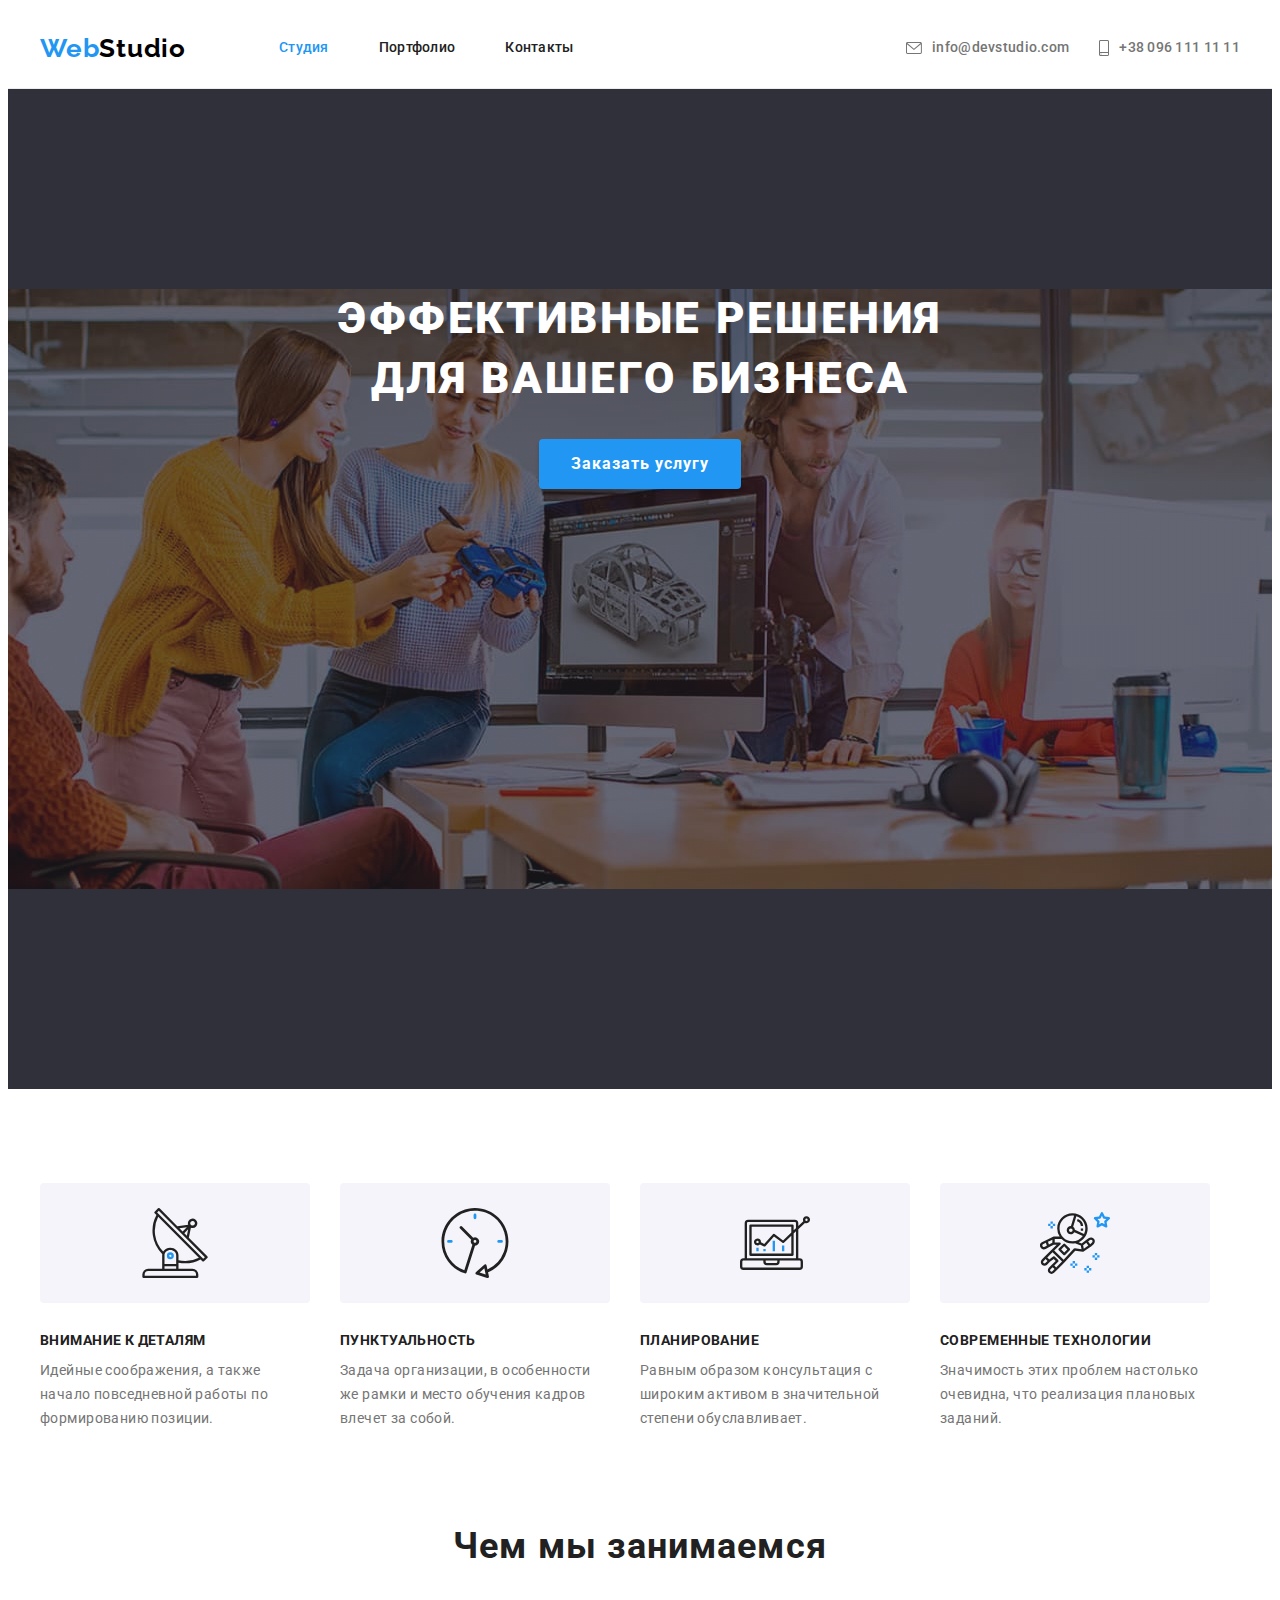
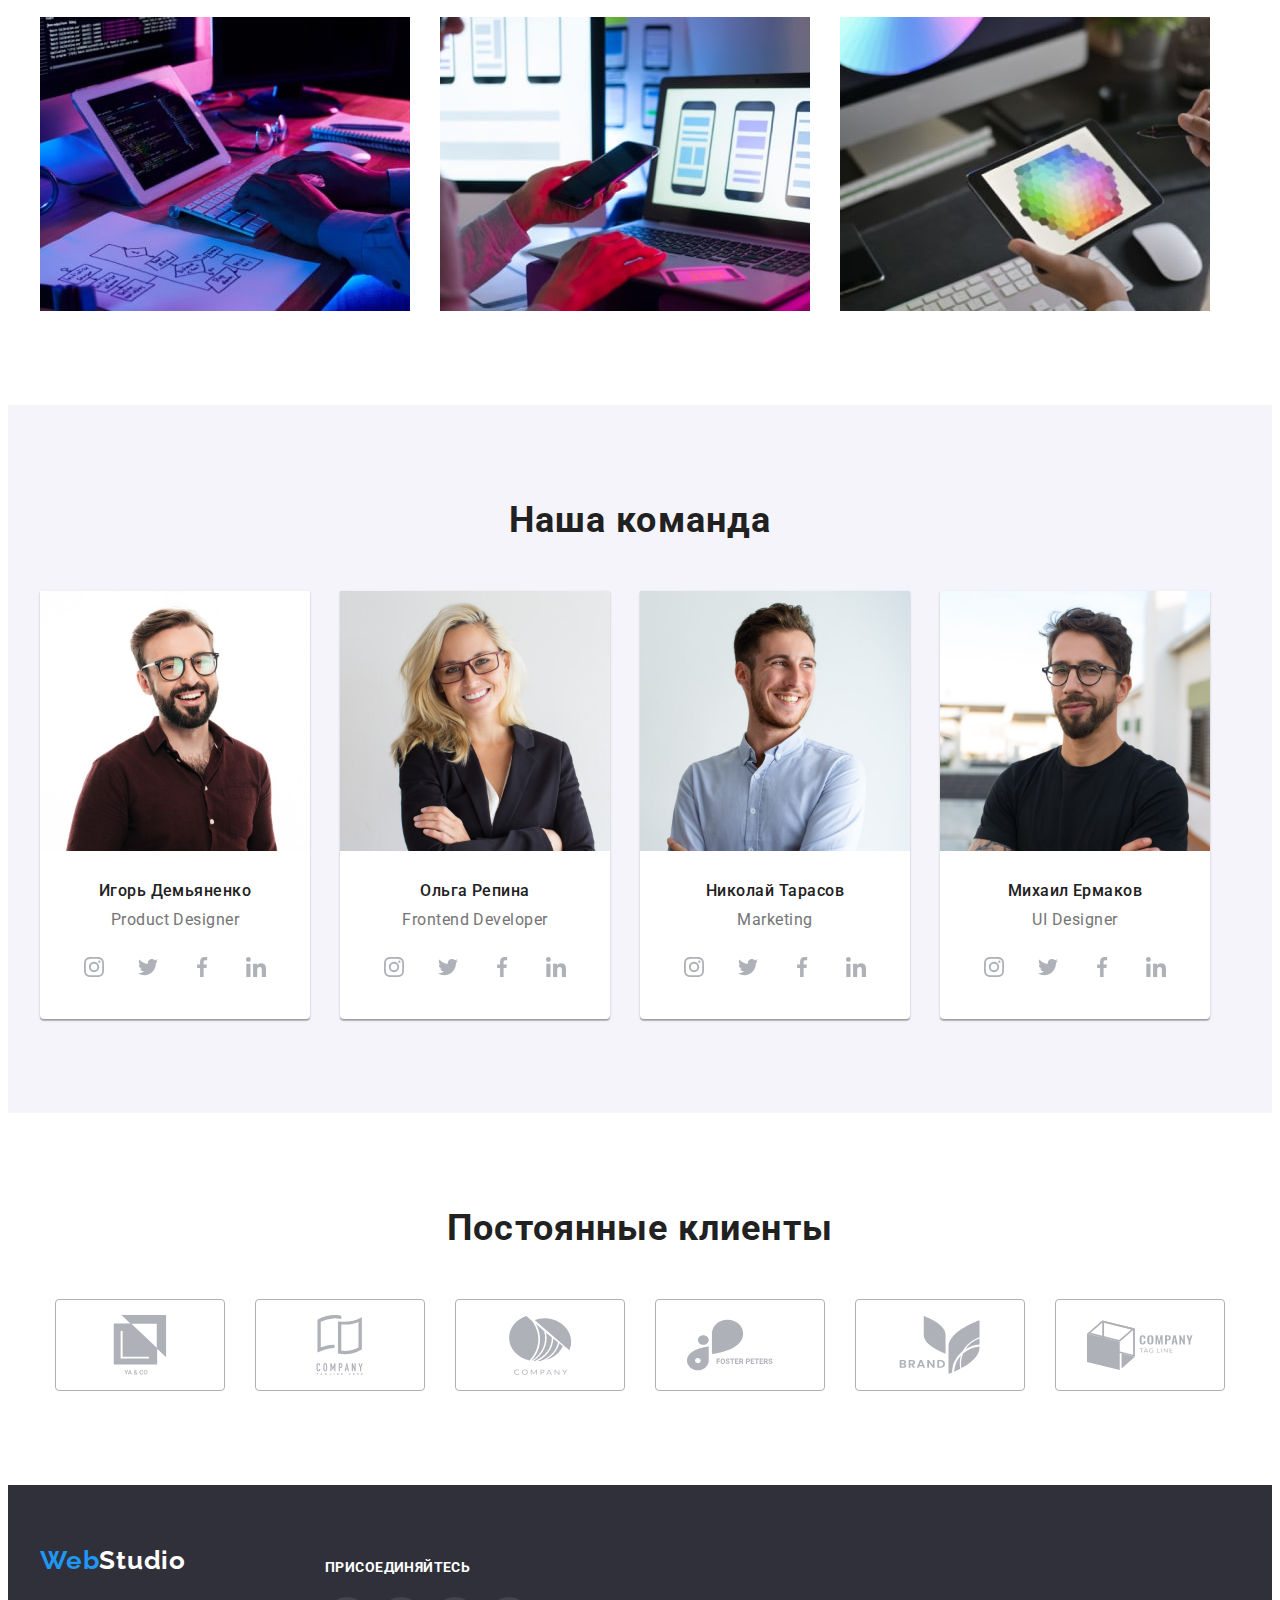
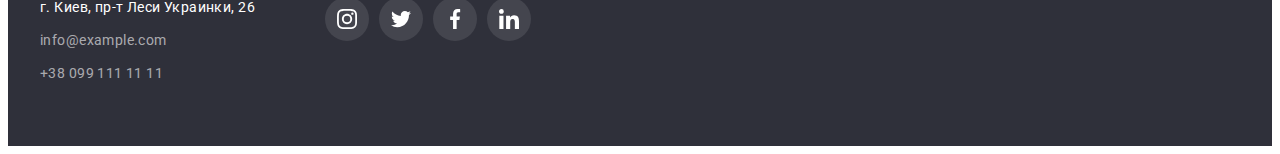
<file: index.html>
<!DOCTYPE html>
<html lang="ru">
  <head>
    <meta charset="UTF-8" />
    <meta http-equiv="X-UA-Compatible" content="IE=edge" />
    <meta name="viewport" content="width=device-width, initial-scale=1.0" />
    <title>Document</title>
    <link
      rel="stylesheet"
      href="https://cdnjs.cloudflare.com/ajax/libs/modern-normalize/1.1.0/modern-normalize.min.css"
      integrity="sha512-wpPYUAdjBVSE4KJnH1VR1HeZfpl1ub8YT/NKx4PuQ5NmX2tKuGu6U/JRp5y+Y8XG2tV+wKQpNHVUX03MfMFn9Q=="
      crossorigin="anonymous"
      referrerpolicy="no-referrer"
    />
    <link rel="preconnect" href="https://fonts.googleapis.com" />
    <link rel="preconnect" href="https://fonts.gstatic.com" crossorigin />
    <link
      href="https://fonts.googleapis.com/css2?family=Raleway:wght@700&family=Roboto:wght@400;500;700;900&display=swap"
      rel="stylesheet"
    />
    <link rel="stylesheet" href="./css/styles.css" />
  </head>

  <body>
    <!-- Шапка сайта -->
    <header class="header">
      <div class="container main-nav">
        <a class="link logo" href="./index.html">Web<span class="header-logo-desc">Studio</span></a>
        <nav class="header-nav">
          <ul class="site-nav">
            <li class="list header-item">
              <a class="link header-link current" href="./index.html">Студия</a>
            </li>
            <li class="list header-item">
              <a class="link header-link" href="./portfolio.html">Портфолио</a>
            </li>
            <li class="list header-item">
              <a class="link header-link" href="">Контакты</a>
            </li>
          </ul>
        </nav>
        <ul class="list header-info">
          <li class="header-item">
            <a class="link info-link" href="mailto:info@devstudio.com"
              ><svg class="icon-contact" width="16" height="12">
                <use href="./images/icon.svg#icon-envelope"></use></svg
              >info@devstudio.com
            </a>
          </li>
          <li class="header-item">
            <a class="link info-link tel" href="tel:+380961111111"
              ><svg class="icon-contact" width="10" height="16">
                <use href="./images/icon.svg#icon-smartphone"></use></svg
              >+38 096 111 11 11</a
            >
          </li>
        </ul>
      </div>
    </header>

    <!-- Герой -->
    <main class="hero">
      <section class="hero-section">
        <div class="container">
          <h1 class="hero-title">
            Эффективные решения <br />
            для вашего бизнеса
          </h1>
          <button class="hero-btn" type="button">Заказать услугу</button>
        </div>
      </section>
      <!-- Преимущества -->
      <section class="benefits">
        <div class="container">
          <h2 class="visually-hidden">Преимущества</h2>
          <ul class="list benefits-list">
            <li class="benefits-item">
              <div class="thumb">
                <svg class="benefits-icon" width="70" height="70">
                  <use href="./images/icon.svg#icon-antenna"></use>
                </svg>
              </div>
              <h3 class="benefits-caption">Внимание к деталям</h3>
              <p class="benefits-desc">
                Идейные соображения, а также начало повседневной работы по формированию позиции.
              </p>
            </li>
            <li class="benefits-item">
              <div class="thumb">
                <svg class="benefits-icon" width="70" height="70">
                  <use href="./images/icon.svg#icon-clock"></use>
                </svg>
              </div>
              <h3 class="benefits-caption">Пунктуальность</h3>
              <p class="benefits-desc">
                Задача организации, в особенности же рамки и место обучения кадров влечет за собой.
              </p>
            </li>
            <li class="benefits-item">
              <div class="thumb">
                <svg class="benefits-icon" width="70" height="70">
                  <use href="./images/icon.svg#icon-diagram"></use>
                </svg>
              </div>
              <h3 class="benefits-caption">Планирование</h3>
              <p class="benefits-desc">
                Равным образом консультация с широким активом в значительной степени обуславливает.
              </p>
            </li>
            <li class="benefits-item">
              <div class="thumb">
                <svg class="benefits-icon" width="70" height="70">
                  <use href="./images/icon.svg#icon-astronaut"></use>
                </svg>
              </div>
              <h3 class="benefits-caption">Современные технологии</h3>
              <p class="benefits-desc">
                Значимость этих проблем настолько очевидна, что реализация плановых заданий.
              </p>
            </li>
          </ul>
        </div>
      </section>

      <!-- Чем мы занимаемся -->
      <section class="work">
        <div class="container">
          <h2 class="work-title">Чем мы занимаемся</h2>
          <ul class="list work-list">
            <li class="work-item">
              <img src="./images/box1.jpg" alt="Печатаем текст" width="370" />
            </li>
            <li class="work-item">
              <img src="./images/box2.jpg" alt="Верстка под телефон" width="370" />
            </li>
            <li class="work-item">
              <img src="./images/box3.jpg" alt="Рисуем" width="370" />
            </li>
          </ul>
        </div>
      </section>

      <!-- Наша команда -->
      <section class="team">
        <div class="container">
          <h2 class="team-title">Наша команда</h2>
          <ul class="list team-list">
            <li class="team-item">
              <img src="./images/Igor.jpg" alt="Игорь Демьяненко" width="270" />
              <div class="team-wrap">
                <h3 class="team-caption">Игорь Демьяненко</h3>
                <p class="team-desc" lang="en">Product Designer</p>
                <ul class="list teeam-soc-list">
                  <li class="team-soc-item">
                    <a class="link team-soc-link" href=""
                      ><svg class="icon-client" width="20" height="20">
                        <use href="./images/icon.svg#icon-instagram"></use></svg
                    ></a>
                  </li>
                  <li class="team-soc-item">
                    <a class="link team-soc-link" href=""
                      ><svg class="icon-client" width="20" height="20">
                        <use href="./images/icon.svg#icon-twitter"></use></svg
                    ></a>
                  </li>
                  <li class="team-soc-item">
                    <a class="link team-soc-link" href=""
                      ><svg class="icon-client" width="20" height="20">
                        <use href="./images/icon.svg#icon-facebook"></use></svg
                    ></a>
                  </li>
                  <li class="team-soc-item">
                    <a class="link team-soc-link" href=""
                      ><svg class="icon-client" width="20" height="20">
                        <use href="./images/icon.svg#icon-linkedin"></use></svg
                    ></a>
                  </li>
                </ul>
              </div>
            </li>
            <li class="team-item">
              <img src="./images/Olga.jpg" alt="Ольга Репина" width="270" />
              <div class="team-wrap">
                <h3 class="team-caption">Ольга Репина</h3>
                <p class="team-desc" lang="en">Frontend Developer</p>
                <ul class="list teeam-soc-list">
                  <li class="team-soc-item">
                    <a class="link team-soc-link" href=""
                      ><svg class="icon-client" width="20" height="20">
                        <use href="./images/icon.svg#icon-instagram"></use></svg
                    ></a>
                  </li>
                  <li class="team-soc-item">
                    <a class="link team-soc-link" href=""
                      ><svg class="icon-client" width="20" height="20">
                        <use href="./images/icon.svg#icon-twitter"></use></svg
                    ></a>
                  </li>
                  <li class="team-soc-item">
                    <a class="link team-soc-link" href=""
                      ><svg class="icon-client" width="20" height="20">
                        <use href="./images/icon.svg#icon-facebook"></use></svg
                    ></a>
                  </li>
                  <li class="team-soc-item">
                    <a class="link team-soc-link" href=""
                      ><svg class="icon-client" width="20" height="20">
                        <use href="./images/icon.svg#icon-linkedin"></use></svg
                    ></a>
                  </li>
                </ul>
              </div>
            </li>
            <li class="team-item">
              <img src="./images/Nikolai.jpg" alt="Николай Тарасов" width="270" />
              <div class="team-wrap">
                <h3 class="team-caption">Николай Тарасов</h3>
                <p class="team-desc" lang="en">Marketing</p>
                <ul class="list teeam-soc-list">
                  <li class="team-soc-item">
                    <a class="link team-soc-link" href=""
                      ><svg class="icon-client" width="20" height="20">
                        <use href="./images/icon.svg#icon-instagram"></use></svg
                    ></a>
                  </li>
                  <li class="team-soc-item">
                    <a class="link team-soc-link" href=""
                      ><svg class="icon-client" width="20" height="20">
                        <use href="./images/icon.svg#icon-twitter"></use></svg
                    ></a>
                  </li>
                  <li class="team-soc-item">
                    <a class="link team-soc-link" href=""
                      ><svg class="icon-client" width="20" height="20">
                        <use href="./images/icon.svg#icon-facebook"></use></svg
                    ></a>
                  </li>
                  <li class="team-soc-item">
                    <a class="link team-soc-link" href=""
                      ><svg class="icon-client" width="20" height="20">
                        <use href="./images/icon.svg#icon-linkedin"></use></svg
                    ></a>
                  </li>
                </ul>
              </div>
            </li>
            <li class="team-item">
              <img src="./images/Misha.jpg" alt="Михаил Ермаков" width="270" />
              <div class="team-wrap">
                <h3 class="team-caption">Михаил Ермаков</h3>
                <p class="team-desc" lang="en">UI Designer</p>
                <ul class="list teeam-soc-list">
                  <li class="team-soc-item">
                    <a class="link team-soc-link" href=""
                      ><svg class="icon-client" width="20" height="20">
                        <use href="./images/icon.svg#icon-instagram"></use></svg
                    ></a>
                  </li>
                  <li class="team-soc-item">
                    <a class="link team-soc-link" href=""
                      ><svg class="icon-client" width="20" height="20">
                        <use href="./images/icon.svg#icon-twitter"></use></svg
                    ></a>
                  </li>
                  <li class="team-soc-item">
                    <a class="link team-soc-link" href=""
                      ><svg class="icon-client" width="20" height="20">
                        <use href="./images/icon.svg#icon-facebook"></use></svg
                    ></a>
                  </li>
                  <li class="team-soc-item">
                    <a class="link team-soc-link" href=""
                      ><svg class="icon-client" width="20" height="20">
                        <use href="./images/icon.svg#icon-linkedin"></use></svg
                    ></a>
                  </li>
                </ul>
              </div>
            </li>
          </ul>
        </div>
      </section>
    </main>
    <!-- Постоянные клиенты -->
    <section class="client">
      <div class="container">
        <h2 class="client-title">Постоянные клиенты</h2>
        <ul class="list client-list">
          <li class="client-item">
            <a class="link client-link" href="">
              <svg class="icon-client" width="106" height="60">
                <use href="./images/icon.svg#icon-logo"></use>
              </svg>
            </a>
          </li>
          <li class="client-item">
            <a class="link client-link" href=""
              ><svg class="icon-client" width="106" height="60">
                <use href="./images/icon.svg#icon-logo2"></use></svg
            ></a>
          </li>
          <li class="client-item">
            <a class="link client-link" href=""
              ><svg class="icon-client" width="106" height="60">
                <use href="./images/icon.svg#icon-logo3"></use></svg
            ></a>
          </li>
          <li class="client-item">
            <a class="link client-link" href=""
              ><svg class="icon-client" width="106" height="60">
                <use href="./images/icon.svg#icon-logo4"></use></svg
            ></a>
          </li>
          <li class="client-item">
            <a class="link client-link" href=""
              ><svg class="icon-client" width="106" height="60">
                <use href="./images/icon.svg#icon-logo5"></use></svg
            ></a>
          </li>
          <li class="client-item">
            <a class="link client-link" href=""
              ><svg class="icon-client" width="106" height="60">
                <use href="./images/icon.svg#icon-logo6"></use></svg
            ></a>
          </li>
        </ul>
      </div>
    </section>
    <!-- Підвал сайта -->
    <footer class="footer">
      <div class="container">
        <div class="footer-address-block">
          <a class="link footer-logo logo" href="./index.html"
            >Web<span class="footer-logo-dsc">Studio</span></a
          >
          <address class="footer-address">
            <ul class="list footer-address-list">
              <li class="list footer-address-item footer-item">
                <a
                  class="link footer-address-link"
                  href="https://goo.gl/maps/ybXtjSqPj97G9J9u8"
                  target="_blank"
                  rel="noopener noreferrer"
                >
                  г. Киев, пр-т Леси Украинки, 26
                </a>
              </li>
              <li class="list address-info-list footer-item">
                <a class="link footer-info-link" href="mailto:info@example.com">info@example.com</a>
              </li>
              <li class="list address-info-list footer-item">
                <a class="link footer-info-link" href="tel:+380991111111">+38 099 111 11 11</a>
              </li>
            </ul>
          </address>
        </div>
        <div class="footer-soc-link">
          <h3 class="soc-link-title">присоединяйтесь</h3>
          <ul class="list soc-link-list">
            <li class="soc-link-item">
              <a class="link soc-link" href=""
                ><svg class="icon-soc-link" width="20" height="20">
                  <use href="./images/icon.svg#icon-instagram"></use></svg
              ></a>
            </li>
            <li class="soc-link-item">
              <a class="link soc-link" href=""
                ><svg class="icon-soc-link" width="20" height="20">
                  <use href="./images/icon.svg#icon-twitter"></use></svg
              ></a>
            </li>
            <li class="soc-link-item">
              <a class="link soc-link" href=""
                ><svg class="icon-soc-link" width="20" height="20">
                  <use href="./images/icon.svg#icon-facebook"></use></svg
              ></a>
            </li>
            <li class="soc-link-item">
              <a class="link soc-link" href=""
                ><svg class="icon-soc-link" width="20" height="20">
                  <use href="./images/icon.svg#icon-linkedin"></use></svg
              ></a>
            </li>
          </ul>
        </div>
      </div>
    </footer>
  </body>
</html>
</file>
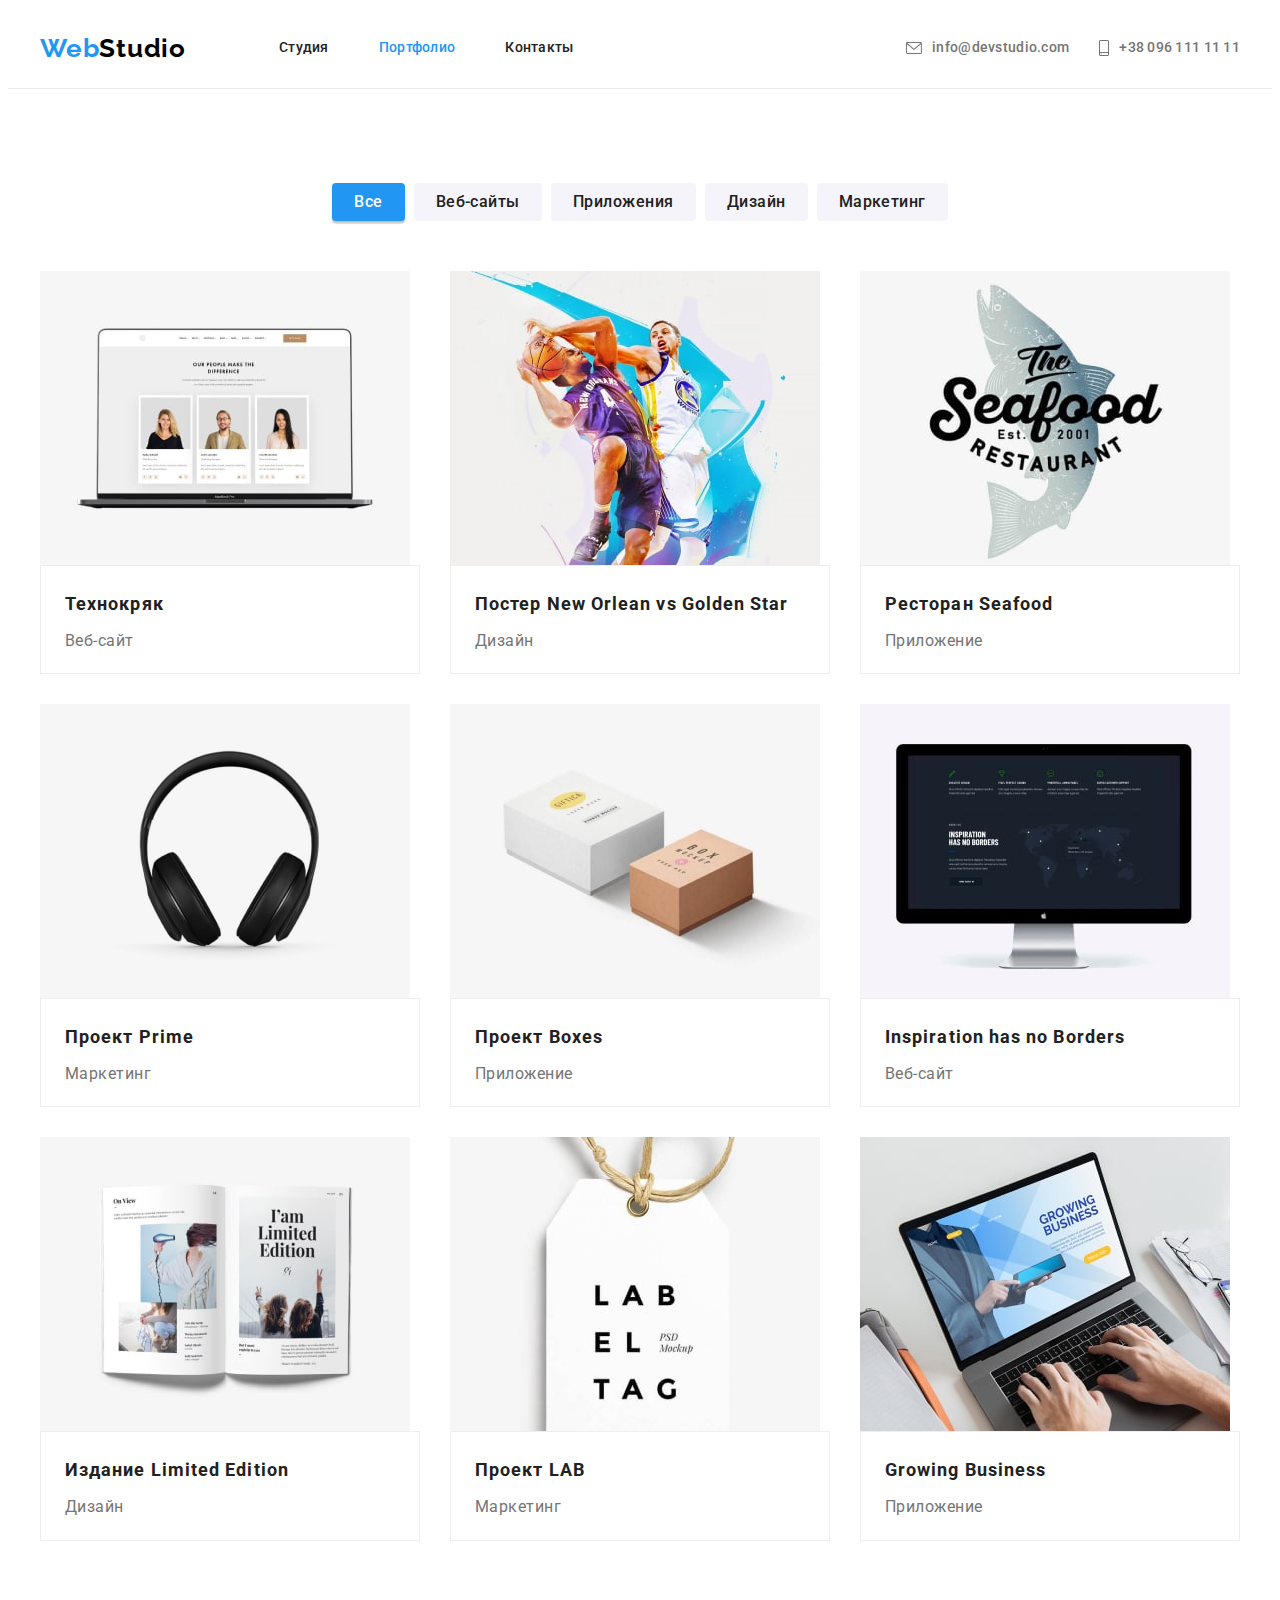
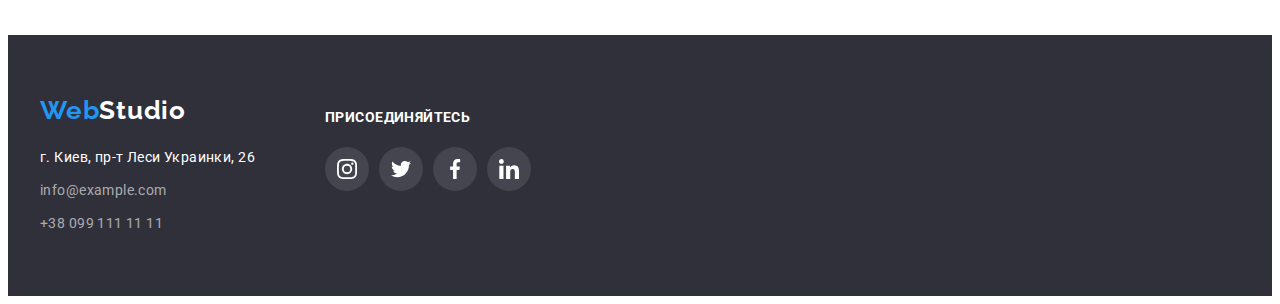
<file: portfolio.html>
<!DOCTYPE html>
<html lang="ru">
  <head>
    <meta charset="UTF-8" />
    <meta http-equiv="X-UA-Compatible" content="IE=edge" />
    <meta name="viewport" content="width=device-width, initial-scale=1.0" />
    <title>Document</title>
    <link
      rel="stylesheet"
      href="https://cdnjs.cloudflare.com/ajax/libs/modern-normalize/1.1.0/modern-normalize.min.css"
      integrity="sha512-wpPYUAdjBVSE4KJnH1VR1HeZfpl1ub8YT/NKx4PuQ5NmX2tKuGu6U/JRp5y+Y8XG2tV+wKQpNHVUX03MfMFn9Q=="
      crossorigin="anonymous"
      referrerpolicy="no-referrer"
    />
    <link rel="preconnect" href="https://fonts.googleapis.com" />
    <link rel="preconnect" href="https://fonts.gstatic.com" crossorigin />
    <link
      href="https://fonts.googleapis.com/css2?family=Raleway:wght@700&family=Roboto:wght@400;500;700;900&display=swap"
      rel="stylesheet"
    />
    <link rel="stylesheet" href="./css/styles.css" />
  </head>

  <body>
    <!-- Шапка сайта -->
    <header class="header">
      <div class="container main-nav">
        <a class="link logo" href="./index.html">Web<span class="header-logo-desc">Studio</span></a>
        <nav class="header-nav">
          <ul class="site-nav">
            <li class="list header-item">
              <a class="link header-link" href="./index.html">Студия</a>
            </li>
            <li class="list header-item">
              <a class="link header-link current" href="./portfolio.html">Портфолио</a>
            </li>
            <li class="list header-item">
              <a class="link header-link" href="">Контакты</a>
            </li>
          </ul>
        </nav>
        <ul class="list header-info">
          <li class="header-item">
            <a class="link info-link" href="mailto:info@devstudio.com"
              ><svg class="icon-contact" width="16" height="12">
                <use href="./images/icon.svg#icon-envelope"></use></svg
              >info@devstudio.com
            </a>
          </li>
          <li class="header-item">
            <a class="link info-link tel" href="tel:+380961111111"
              ><svg class="icon-contact" width="10" height="16">
                <use href="./images/icon.svg#icon-smartphone"></use></svg
              >+38 096 111 11 11</a
            >
          </li>
        </ul>
      </div>
    </header>

    <!--Список портфолио  -->
    <main class="main">
      <section class="main-section">
        <div class="container">
          <h1 class="visually-hidden">Наши роботы</h1>
          <ul class="list main-list">
            <li class="main-item"><button class="main-btn current" type="button">Все</button></li>
            <li class="main-item"><button class="main-btn" type="button">Веб-сайты</button></li>
            <li class="main-item"><button class="main-btn" type="button">Приложения</button></li>
            <li class="main-item"><button class="main-btn" type="button">Дизайн</button></li>
            <li class="main-item"><button class="main-btn" type="button">Маркетинг</button></li>
          </ul>

          <ul class="main-content-list">
            <li class="list main-content-item">
              <a class="link content-link" href=""
                ><img src="./images/portfolio1.jpg" alt="Технокряк" width="370" />
                <div class="content-wrap">
                  <h2 class="main-content-title">Технокряк</h2>
                  <p class="main-content-desc">Веб-сайт</p>
                </div></a
              >
            </li>
            <li class="list main-content-item">
              <a class="link content-link" href="">
                <img
                  src="./images/portfolio2.jpg"
                  alt="Постер New Orlean vs Golden Star"
                  width="370"
                />
                <div class="content-wrap">
                  <h2 class="main-content-title">
                    Постер <span lang="en">New Orlean vs Golden Star</span>
                  </h2>
                  <p class="main-content-desc">Дизайн</p>
                </div>
              </a>
            </li>
            <li class="list main-content-item">
              <a class="link content-link" href="">
                <img src="./images/portfolio3.jpg" alt="Ресторан Seafood" width="370" />
                <div class="content-wrap">
                  <h2 class="main-content-title">Ресторан <span lang="en">Seafood</span></h2>
                  <p class="main-content-desc">Приложение</p>
                </div>
              </a>
            </li>
            <li class="list main-content-item">
              <a class="link content-link" href="">
                <img src="./images/portfolio4.jpg" alt="Проект Prime" width="370" />
                <div class="content-wrap">
                  <h2 class="main-content-title">Проект <span lang="en">Prime</span></h2>
                  <p class="main-content-desc">Маркетинг</p>
                </div>
              </a>
            </li>
            <li class="list main-content-item">
              <a class="link content-link" href="">
                <img src="./images/portfolio5.jpg" alt="Проект Boxes" width="370" />
                <div class="content-wrap">
                  <h2 class="main-content-title">Проект <span lang="en">Boxes</span></h2>
                  <p class="main-content-desc">Приложение</p>
                </div>
              </a>
            </li>
            <li class="list main-content-item">
              <a class="link content-link" href="">
                <img src="./images/portfolio6.jpg" alt="Inspiration has no Borders" width="370" />
                <div class="content-wrap">
                  <h2 class="main-content-title">
                    <span lang="en">Inspiration has no Borders</span>
                  </h2>
                  <p class="main-content-desc">Веб-сайт</p>
                </div>
              </a>
            </li>
            <li class="list main-content-item">
              <a class="link content-link" href="">
                <img src="./images/portfolio7.jpg" alt="Издание Limited Edition" width="370" />
                <div class="content-wrap">
                  <h2 class="main-content-title">Издание <span lang="en">Limited Edition</span></h2>
                  <p class="main-content-desc">Дизайн</p>
                </div>
              </a>
            </li>
            <li class="list main-content-item">
              <a class="link content-link" href="">
                <img src="./images/portfolio8.jpg" alt="Проект LAB" width="370" />
                <div class="content-wrap">
                  <h2 class="main-content-title">Проект <span lang="en">LAB</span></h2>
                  <p class="main-content-desc">Маркетинг</p>
                </div>
              </a>
            </li>
            <li class="list main-content-item">
              <a class="link content-link" href="">
                <img src="./images/portfolio9.jpg" alt="Growing Business" width="370" />
                <div class="content-wrap">
                  <h2 class="main-content-title"><span lang="en">Growing Business</span></h2>
                  <p class="main-content-desc">Приложение</p>
                </div>
              </a>
            </li>
          </ul>
        </div>
      </section>
    </main>

    <!-- Підвал сайта -->
    <footer class="footer">
      <div class="container">
        <div class="footer-address-block">
          <a class="link footer-logo logo" href="./index.html"
            >Web<span class="footer-logo-dsc">Studio</span></a
          >
          <address class="footer-address">
            <ul class="list footer-address-list">
              <li class="list footer-address-item footer-item">
                <a
                  class="link footer-address-link"
                  href="https://goo.gl/maps/ybXtjSqPj97G9J9u8"
                  target="_blank"
                  rel="noopener noreferrer"
                >
                  г. Киев, пр-т Леси Украинки, 26
                </a>
              </li>
              <li class="list address-info-list footer-item">
                <a class="link footer-info-link" href="mailto:info@example.com">info@example.com</a>
              </li>
              <li class="list address-info-list footer-item">
                <a class="link footer-info-link" href="tel:+380991111111">+38 099 111 11 11</a>
              </li>
            </ul>
          </address>
        </div>
        <div class="footer-soc-link">
          <h3 class="soc-link-title">присоединяйтесь</h3>
          <ul class="list soc-link-list">
            <li class="soc-link-item">
              <a class="link soc-link" href=""
                ><svg class="icon-soc-link" width="20" height="20">
                  <use href="./images/icon.svg#icon-instagram"></use></svg
              ></a>
            </li>
            <li class="soc-link-item">
              <a class="link soc-link" href=""
                ><svg class="icon-soc-link" width="20" height="20">
                  <use href="./images/icon.svg#icon-twitter"></use></svg
              ></a>
            </li>
            <li class="soc-link-item">
              <a class="link soc-link" href=""
                ><svg class="icon-soc-link" width="20" height="20">
                  <use href="./images/icon.svg#icon-facebook"></use></svg
              ></a>
            </li>
            <li class="soc-link-item">
              <a class="link soc-link" href=""
                ><svg class="icon-soc-link" width="20" height="20">
                  <use href="./images/icon.svg#icon-linkedin"></use></svg
              ></a>
            </li>
          </ul>
        </div>
      </div>
    </footer>
  </body>
</html>
</file>
<file: css/styles.css>
/* цвет основного текста  #212121 */
/* вторичный цвет  #757575 */
/* белый #ffffff */
/* акцент #2196F3 */
/* верх лого  #000000;*/
/* почта, тел в футтер rgba(255, 255, 255, 0.6); */
/* вторичный цвет фона  #F5F4FA  */

:root {
  --primary-text-color: #757575;
  --title-text-color: #212121;
  --accent-color: #2196f3;
  --second-title-color: #ffffff;
  --card-set-gap: 30px;
  --padding-portfolio: 24px;
  --padding-section: 94px;
  --social-link-fill: #afb1b8;
}
p,
h1,
h2,
h3,
h4,
h5,
h6 {
  margin: 0;
}
ul {
  margin: 0;
  padding-left: 0;
}
img {
  display: block;
  max-width: 100%;
  height: auto;
}

body {
  font-family: 'Roboto', sans-serif;
  color: var(--primary-text-color);
  background-color: #ffffff;
}
.container {
  width: 1200px;
  margin-left: auto;
  margin-right: auto;
  padding-left: 15px;
  padding-right: 15px;
}

.visually-hidden {
  position: absolute;
  white-space: nowrap;
  width: 1px;
  height: 1px;
  overflow: hidden;
  border: 0;
  padding: 0;
  clip: rect(0 0 0 0);
  clip-path: inset(50%);
  margin: -1px;
}
.list {
  list-style: none;
}
.link {
  text-decoration: none;
}

.hero-section,
.footer {
  background-color: #2f303a;
}
.work-title,
.team-title {
  color: var(--title-text-color);
}
/* Header */
.logo {
  font-family: 'Raleway', sans-serif;
  font-style: normal;
  font-weight: 700;
  font-size: 26px;
  line-height: 1.19;
  letter-spacing: 0.03em;
  color: var(--accent-color);
}
.header-logo-desc {
  color: #000000;
}
.header {
  border-bottom: 1px solid #ececec;
}

.main-nav {
  display: flex;
  align-items: center;
}
.header-link {
  display: block;
  padding-top: 32px;
  padding-bottom: 32px;
  color: var(--title-text-color);
  font-weight: 500;
  font-size: 14px;
  line-height: 1.14;
  letter-spacing: 0.02em;
}
.site-nav {
  display: flex;
  margin-left: 93px;
}
/* .header-item {
  background-color: orange;
} */
.site-nav .header-item + .header-item {
  margin-left: 50px;
}

.site-nav .header-link.current {
  color: var(--accent-color);
}
.header-info {
  display: flex;
  margin-left: auto;
}
.info-link {
  display: block;
  padding-top: 32px;
  padding-bottom: 32px;
  font-style: normal;
  font-weight: 500;
  font-size: 14px;
  line-height: 1.14;
  letter-spacing: 0.02em;
  color: var(--primary-text-color);
  display: flex;
  align-items: center;
  fill: currentColor;
}
.icon-contact {
  margin-right: 10px;
}
.tel {
  margin-left: 30px;
}

.site-nav .link:hover,
.site-nav .link:focus,
.info-link:hover,
.info-link:focus {
  color: var(--accent-color);
}
/* Hero */
.hero {
  text-align: center;
}

.hero-section {
  padding-top: 200px;
  padding-bottom: 200px;
  max-width: 1600px;
  height: 600px;
  margin-left: auto;
  margin-right: auto;
  background-image: linear-gradient(to right, rgba(47, 48, 58, 0.4), rgba(47, 48, 58, 0.4)),
    url('../images/hero.jpg');
  background-repeat: no-repeat;
  background-position: center;
}
.hero-title {
  font-weight: 900;
  font-size: 44px;
  line-height: 1.36;
  text-align: center;
  letter-spacing: 0.06em;
  text-transform: uppercase;
  color: var(--second-title-color);
  margin-bottom: 30px;
}
.hero-btn {
  font-family: 'Roboto', sans-serif;
  font-style: normal;
  font-weight: 700;
  font-size: 16px;
  line-height: 1.88;
  display: flex;
  text-align: center;
  letter-spacing: 0.06em;
  color: var(--second-title-color);
  background-color: var(--accent-color);
  display: inline-block;
  cursor: pointer;
  padding: 10px 32px;
  box-shadow: 0px 4px 4px rgba(0, 0, 0, 0.15);
  border-radius: 4px;
  border: none;
}
.hero-btn:hover,
.hero-btn:focus {
  background-color: #188ce8;
}
/* Преимущества */
.benefits {
  padding-top: var(--padding-section);
  padding-bottom: var(--padding-section);
}
.benefits-list {
  display: flex;
}
.benefits-item {
  flex-basis: calc(100% / 4 - 30px);
}
.benefits-list .benefits-item + .benefits-item {
  margin-left: 30px;
}
.thumb {
  width: 270px;
  height: 120px;
  background: #f5f4fa;
  border-radius: 4px;
  margin-bottom: 30px;
  display: flex;
  align-items: center;
  justify-content: center;
}

.benefits-caption {
  font-size: 14px;
  line-height: 1.14;
  letter-spacing: 0.03em;
  text-transform: uppercase;
  color: var(--title-text-color);
  text-align: left;
}
.benefits-desc {
  font-size: 14px;
  line-height: 1.71;
  letter-spacing: 0.03em;
  text-align: left;
  margin-top: 10px;
}
/* Чем мы занимаемся */
.work {
  display: flex;
  padding-bottom: var(--padding-section);
}

.work-title {
  font-size: 36px;
  line-height: 1.17;
  text-align: center;
  letter-spacing: 0.03em;
  padding-bottom: 50px;
}
.work-list {
  display: flex;
}
.work-list .work-item + .work-item {
  margin-left: 30px;
}

/* Наша команда  */
.team {
  background-color: #f5f4fa;
  padding-top: var(--padding-section);
  padding-bottom: var(--padding-section);
}

.team-title {
  font-size: 36px;
  line-height: 1.17;
  text-align: center;
  letter-spacing: 0.03em;
  margin-bottom: 50px;
}
.team-list {
  display: flex;
}
.team-item {
  background-color: #ffffff;
  box-shadow: 0px 1px 3px rgba(0, 0, 0, 0.12), 0px 1px 1px rgba(0, 0, 0, 0.14),
    0px 2px 1px rgba(0, 0, 0, 0.2);
  border-radius: 0px 0px 4px 4px;
}
.team-list .team-item + .team-item {
  margin-left: 30px;
}
.team-wrap {
  padding-top: 30px;
  padding-bottom: 30px;
}
.team-caption {
  font-weight: 500;
  font-size: 16px;
  line-height: 1.19;
  text-align: center;
  letter-spacing: 0.03em;
  color: var(--title-text-color);
}
.team-desc {
  font-size: 16px;
  line-height: 1.19;
  text-align: center;
  letter-spacing: 0.03em;
  margin-top: 10px;
  margin-bottom: 16px;
}
.team-soc {
  display: flex;
  margin-left: 32px;
}
.teeam-soc-list {
  display: flex;
  justify-content: center;
}
.team-soc-item {
  width: 44px;
  height: 44px;
}

.team-soc-item:not(:last-child) {
  margin-right: 10px;
}
.team-soc-link {
  width: 100%;
  height: 100%;
  border-radius: 50%;
  display: flex;
  align-items: center;
  justify-content: center;
  fill: #afb1b8;
}

.team-soc-link:hover,
.team-soc-link:focus {
  background-color: var(--accent-color);
  fill: var(--second-title-color);
}

/* Постоянные клиенты */
.client {
  padding-top: var(--padding-section);
  padding-bottom: var(--padding-section);
}
.client-title {
  font-size: 36px;
  line-height: 1.17;
  text-align: center;
  letter-spacing: 0.03em;
  margin-bottom: 50px;

  color: #212121;
}
.client-list {
  display: flex;
  justify-content: center;
}
.client-item {
  display: flex;
}
.client-item:not(:last-child) {
  margin-right: 30px;
}
.client-link {
  display: flex;
  width: 170px;
  height: 92px;
  border: 1px solid #afb1b8;
  border-radius: 4px;
  box-sizing: border-box;
  fill: var(--social-link-fill);
  align-items: center;
  justify-content: center;
}
.client-link:hover,
.client-link:focus {
  border-color: var(--accent-color);
  fill: var(--accent-color);
  outline: none;
}

/* Footer */
.footer .container {
  display: flex;
}
.footer {
  padding-top: 60px;
  padding-bottom: 60px;
}
.footer-logo {
  display: block;
  margin-bottom: 20px;
}
.footer-logo-dsc {
  color: var(--second-title-color);
}
.footer-address-list .footer-item + .footer-item {
  margin-top: 9px;
}
.footer-address-link {
  font-style: normal;
  font-weight: 400;
  font-size: 14px;
  line-height: 1.71;
  letter-spacing: 0.03em;
  color: var(--second-title-color);
}
.footer-info-link {
  font-style: normal;
  font-size: 14px;
  line-height: 1.71;
  letter-spacing: 0.03em;
  color: rgba(255, 255, 255, 0.6);
}
.footer-address-link:hover,
.footer-address-link:focus,
.footer-info-link:hover,
.footer-info-link:focus {
  color: var(--accent-color);
}
.footer-soc-link {
  margin-left: 70px;
  margin-top: 12px;
}
.soc-link-title {
  font-size: 14px;
  line-height: 1.45;
  letter-spacing: 0.03em;
  text-transform: uppercase;

  color: #ffffff;
  margin-bottom: 20px;
}
.soc-link-list {
  display: flex;
  justify-content: center;
}
.soc-link-item {
  width: 44px;
  height: 44px;
}

.soc-link-item:not(:last-child) {
  margin-right: 10px;
}
.soc-link {
  width: 100%;
  height: 100%;
  background-color: rgba(255, 255, 255, 0.1);
  border-radius: 50%;
  display: flex;
  align-items: center;
  justify-content: center;
  fill: #ffffff;
}

.soc-link:hover,
.soc-link:focus {
  background-color: var(--accent-color);
}
/* Portfolio */
.main-section {
  padding-bottom: var(--padding-section);
  padding-top: var(--padding-section);
}
.main-list {
  display: flex;
  justify-content: center;
  margin-bottom: 50px;
}
.main-list .main-item + .main-item {
  margin-left: 9px;
}
.main-btn {
  padding: 6px 22px;
  border-radius: 4px;
  border: 0;
  font-family: 'Roboto', sans-serif;
  font-weight: 500;
  font-size: 16px;
  line-height: 1.6;
  text-align: center;
  letter-spacing: 0.03em;
  color: var(--title-text-color);
  background-color: #f5f4fa;
  cursor: pointer;
}
.main-btn:hover,
.main-btn:focus,
.main-btn.current {
  color: var(--second-title-color);
  background-color: var(--accent-color);
  box-shadow: 0px 3px 1px rgba(0, 0, 0, 0.1), 0px 1px 2px rgba(0, 0, 0, 0.08),
    0px 2px 2px rgba(0, 0, 0, 0.12);
}
.main-content-list {
  display: flex;
  flex-wrap: wrap;
  margin-left: -30px;
  margin-bottom: -30px;
}
.main-content-item:hover,
.main-content-item:focus {
  box-shadow: 0px 1px 1px rgba(0, 0, 0, 0.12), 0px 4px 4px rgba(0, 0, 0, 0.06),
    1px 4px 6px rgba(0, 0, 0, 0.16);
}
.content-wrap {
  padding-top: 20px;
  padding-left: var(--padding-portfolio);
  padding-right: var(--padding-portfolio);
  padding-bottom: 17px;
  border: 1px solid #eeeeee;
}
.main-content-item {
  width: calc(100% / 3 - 30px);
  margin-left: 30px;
  margin-bottom: 30px;
}

.main-content-title {
  font-size: 18px;
  line-height: 2;
  letter-spacing: 0.06em;
  color: var(--title-text-color);
}
.main-content-desc {
  font-size: 16px;
  line-height: 1.9;
  letter-spacing: 0.03em;
  color: var(--primary-text-color);
  margin-top: 4px;
}
</file>
